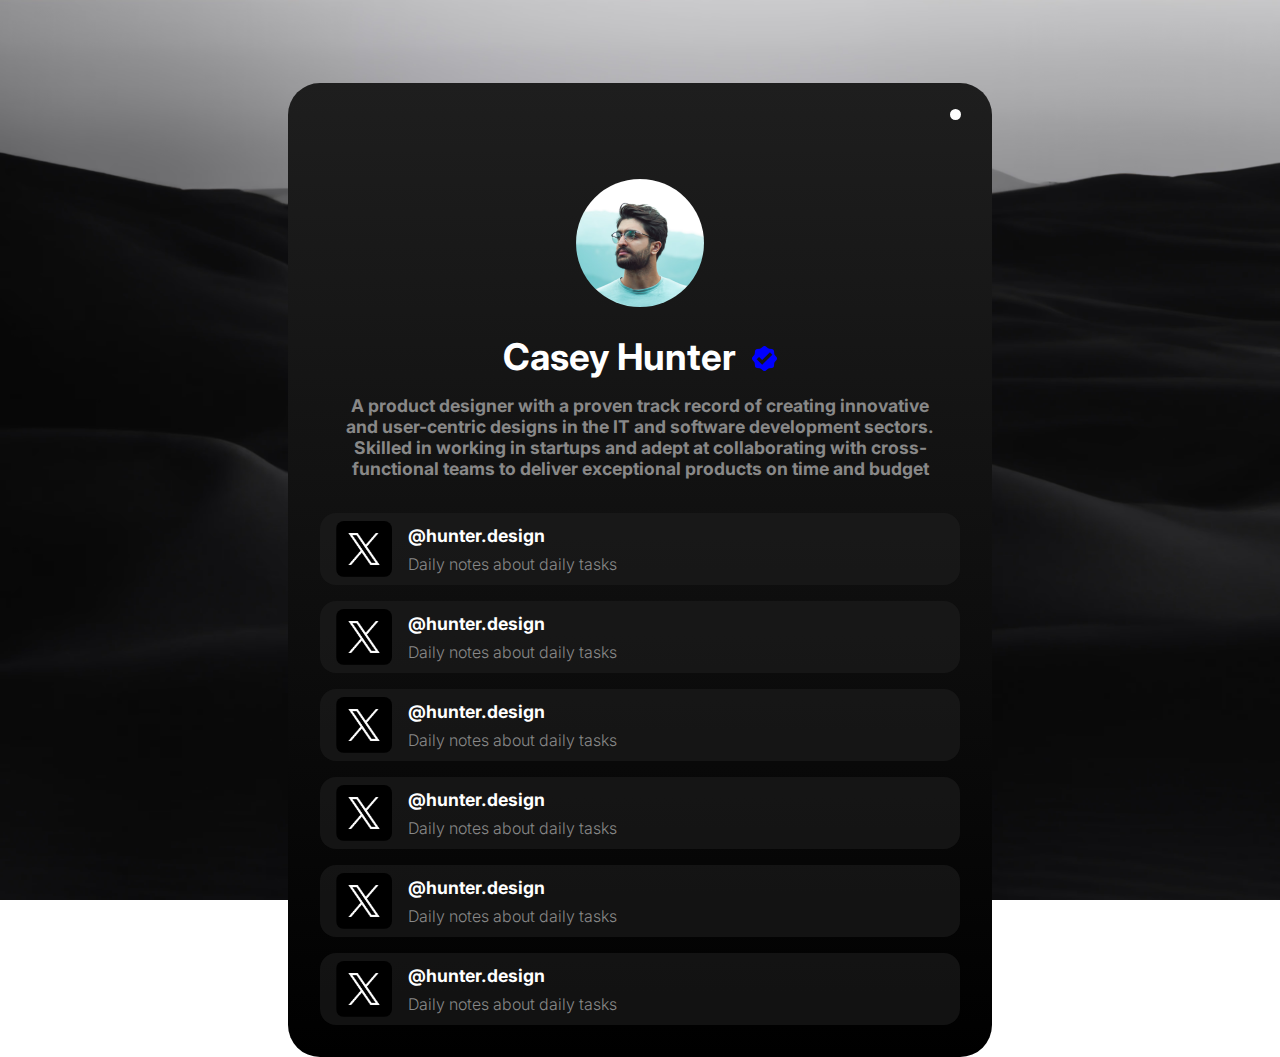
<file: linkbio/index.html>
<!DOCTYPE html>
<html lang="pt-BR">
<head>
    <meta charset="UTF-8">
    <meta name="viewport" content="width=device-width, initial-scale=1.0">
    <title>link na bio</title>
    <link rel="stylesheet" href="css/style.css">
</head>
<body>
    <main>
        <section class="card-linkbio-section">
            <section class="card-linkbio">
                <div class="header-linkbio-theme">
                    <button id="change-theme"></button>
                </div>
                <div class="linkbio-profile">
                    <img src="img/icom.png" alt="icon" id="icon-profile">
                    <div class="profile-verificad">
                        <h1 id="profile-h1">Casey Hunter
                            <svg xmlns="http://www.w3.org/2000/svg" width="25" height="25" viewBox="0 0 16 16" id="verification-icon" style="margin-top: 0.3rem; margin-left:1rem;">
                                <path fill="blue" fill-rule="evenodd" d="M15.67 7.066l-1.08-1.34a1.5 1.5 0 0 1-.309-.77l-.19-1.698a1.51 1.51 0 0 0-1.329-1.33l-1.699-.19c-.3-.03-.56-.159-.78-.329L8.945.33a1.504 1.504 0 0 0-1.878 0l-1.34 1.08a1.5 1.5 0 0 1-.77.31l-1.698.19c-.7.08-1.25.63-1.33 1.329l-.19 1.699c-.03.3-.159.56-.329.78L.33 7.055a1.504 1.504 0 0 0 0 1.878l1.08 1.34c.17.22.28.48.31.77l.19 1.698c.08.7.63 1.25 1.329 1.33l1.699.19c.3.03.56.159.78.329l1.339 1.08c.55.439 1.329.439 1.878 0l1.34-1.08c.22-.17.48-.28.77-.31l1.698-.19c.7-.08 1.25-.63 1.33-1.329l.19-1.699c.03-.3.159-.56.329-.78l1.08-1.339a1.504 1.504 0 0 0 0-1.878zm-9.164 4.936L3.008 8.505l1.5-1.5 1.998 2 4.997-4.997 1.499 1.549-6.496 6.445z"/>
                            </svg>
                        </h1>
                    </div>
                    <div class="profile-p">
                        <p>
                            A product designer with a proven track record of creating innovative and user-centric designs in the IT and software development sectors. Skilled in working in startups and adept at collaborating with cross-functional teams to deliver exceptional products on time and budget
                        </p>
                    </div>
                </div> <br>
                <section class="midia-sociais-section">
                    <section class="social-medias">
                        <div class="socialMedia-card">
                            <img src="img/x.png" alt="x" id="x-icon">
                            <div class="social-medias-p">
                                <p id="social-medias-p1">@hunter.design</p>
                                <p id="social-medias-p2">Daily notes about daily tasks</p>
                            </div>
                        </div>
                    </section>
                    <section class="social-medias">
                        <div class="socialMedia-card">
                            <img src="img/x.png" alt="x" id="x-icon">
                            <div class="social-medias-p">
                                <p id="social-medias-p1">@hunter.design</p>
                                <p id="social-medias-p2">Daily notes about daily tasks</p>
                            </div>
                        </div>
                    </section>
                    <section class="social-medias">
                        <div class="socialMedia-card">
                            <img src="img/x.png" alt="x" id="x-icon">
                            <div class="social-medias-p">
                                <p id="social-medias-p1">@hunter.design</p>
                                <p id="social-medias-p2">Daily notes about daily tasks</p>
                            </div>
                        </div>
                    </section>
                    <section class="social-medias">
                        <div class="socialMedia-card">
                            <img src="img/x.png" alt="x" id="x-icon">
                            <div class="social-medias-p">
                                <p id="social-medias-p1">@hunter.design</p>
                                <p id="social-medias-p2">Daily notes about daily tasks</p>
                            </div>
                        </div>
                    </section>
                    <section class="social-medias">
                        <div class="socialMedia-card">
                            <img src="img/x.png" alt="x" id="x-icon">
                            <div class="social-medias-p">
                                <p id="social-medias-p1">@hunter.design</p>
                                <p id="social-medias-p2">Daily notes about daily tasks</p>
                            </div>
                        </div>
                    </section>
                    <section class="social-medias">
                        <div class="socialMedia-card">
                            <img src="img/x.png" alt="x" id="x-icon">
                            <div class="social-medias-p">
                                <p id="social-medias-p1">@hunter.design</p>
                                <p id="social-medias-p2">Daily notes about daily tasks</p>
                            </div>
                        </div>
                    </section>
                </section>
                </section>
        </section>
    </main>
    <script src="js/script.js"></script>
</body>
</html>
</file>
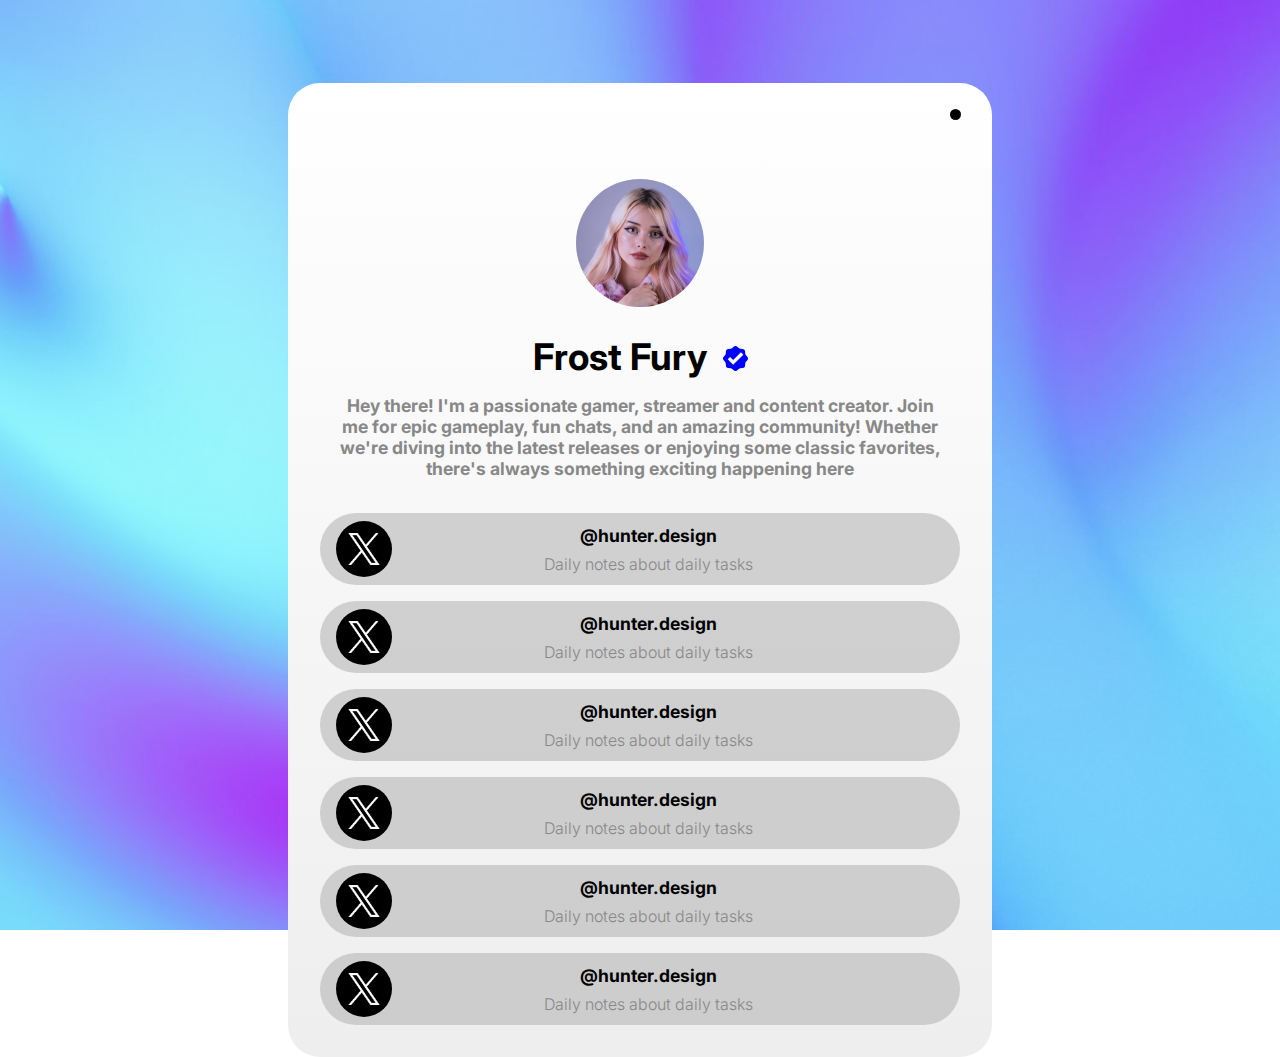
<file: linkbio/alternative/alternative.html>
<!DOCTYPE html>
<html lang="pt-BR">
<head>
    <meta charset="UTF-8">
    <meta name="viewport" content="width=device-width, initial-scale=1.0">
    <title>link na bio</title>
    <link rel="stylesheet" href="css/style.css">
</head>
<body>
    <main>
        <section class="card-linkbio-section">
            <section class="card-linkbio">
                <div class="header-linkbio-theme">
                    <button id="change-theme"></button>
                </div>
                <div class="linkbio-profile">
                    <img src="img/icom.png" alt="icon" id="icon-profile">
                    <div class="profile-verificad">
                        <h1 id="profile-h1">Frost Fury
                            <svg xmlns="http://www.w3.org/2000/svg" width="25" height="25" viewBox="0 0 16 16" id="verification-icon" style="margin-top: 0.3rem; margin-left:1rem;">
                                <path fill="blue" fill-rule="evenodd" d="M15.67 7.066l-1.08-1.34a1.5 1.5 0 0 1-.309-.77l-.19-1.698a1.51 1.51 0 0 0-1.329-1.33l-1.699-.19c-.3-.03-.56-.159-.78-.329L8.945.33a1.504 1.504 0 0 0-1.878 0l-1.34 1.08a1.5 1.5 0 0 1-.77.31l-1.698.19c-.7.08-1.25.63-1.33 1.329l-.19 1.699c-.03.3-.159.56-.329.78L.33 7.055a1.504 1.504 0 0 0 0 1.878l1.08 1.34c.17.22.28.48.31.77l.19 1.698c.08.7.63 1.25 1.329 1.33l1.699.19c.3.03.56.159.78.329l1.339 1.08c.55.439 1.329.439 1.878 0l1.34-1.08c.22-.17.48-.28.77-.31l1.698-.19c.7-.08 1.25-.63 1.33-1.329l.19-1.699c.03-.3.159-.56.329-.78l1.08-1.339a1.504 1.504 0 0 0 0-1.878zm-9.164 4.936L3.008 8.505l1.5-1.5 1.998 2 4.997-4.997 1.499 1.549-6.496 6.445z"/>
                            </svg>
                        </h1>
                    </div>
                    <div class="profile-p">
                        <p>
                            Hey there! I'm a passionate gamer, streamer and content creator. Join me for epic gameplay, fun chats, and an amazing community! Whether we're diving into the latest releases or enjoying some classic favorites, there's always something exciting happening here
                        </p>
                    </div>
                </div> <br>
                <section class="midia-sociais-section">
                    <section class="social-medias">
                        <div class="socialMedia-card">
                            <img src="img/x.png" alt="x" id="x-icon">
                            <div class="social-medias-p">
                                <p id="social-medias-p1">@hunter.design</p>
                                <p id="social-medias-p2">Daily notes about daily tasks</p>
                            </div>
                        </div>
                    </section>
                    <section class="social-medias">
                        <div class="socialMedia-card">
                            <img src="img/x.png" alt="x" id="x-icon">
                            <div class="social-medias-p">
                                <p id="social-medias-p1">@hunter.design</p>
                                <p id="social-medias-p2">Daily notes about daily tasks</p>
                            </div>
                        </div>
                    </section>
                    <section class="social-medias">
                        <div class="socialMedia-card">
                            <img src="img/x.png" alt="x" id="x-icon">
                            <div class="social-medias-p">
                                <p id="social-medias-p1">@hunter.design</p>
                                <p id="social-medias-p2">Daily notes about daily tasks</p>
                            </div>
                        </div>
                    </section>
                    <section class="social-medias">
                        <div class="socialMedia-card">
                            <img src="img/x.png" alt="x" id="x-icon">
                            <div class="social-medias-p">
                                <p id="social-medias-p1">@hunter.design</p>
                                <p id="social-medias-p2">Daily notes about daily tasks</p>
                            </div>
                        </div>
                    </section>
                    <section class="social-medias">
                        <div class="socialMedia-card">
                            <img src="img/x.png" alt="x" id="x-icon">
                            <div class="social-medias-p">
                                <p id="social-medias-p1">@hunter.design</p>
                                <p id="social-medias-p2">Daily notes about daily tasks</p>
                            </div>
                        </div>
                    </section>
                    <section class="social-medias">
                        <div class="socialMedia-card">
                            <img src="img/x.png" alt="x" id="x-icon">
                            <div class="social-medias-p">
                                <p id="social-medias-p1">@hunter.design</p>
                                <p id="social-medias-p2">Daily notes about daily tasks</p>
                            </div>
                        </div>
                    </section>
                </section>
                </section>
        </section>
    </main>

    <script src="script.js"></script>
</body>
</html>
</file>
<file: linkbio/css/style.css>
@import url('https://fonts.googleapis.com/css2?family=Inter:ital,opsz,wght@0,14..32,100..900;1,14..32,100..900&family=Ubuntu:ital,wght@0,300;0,400;0,500;0,700;1,300;1,400;1,500;1,700&display=swap');

* {
    margin: 0;
    padding: 0;
    box-sizing: border-box;
}

html, body {
    height: 100%;

}

body {
    color: #ffffff;
    background-image: url('../img/background-dark.png');
    background-size: cover;
    background-position: center;
    background-repeat: no-repeat;
    background-attachment: fixed;
    display: flex;
    justify-content: center;
    align-items: center;
    overflow: auto; 
}

@keyframes lightFlash {
    0% {
        background-color: rgba(255, 255, 255, 0);
    }
    50% {
        background-color: rgba(255, 255, 255, 1);
    }
    100% {
        background-color: rgba(255, 255, 255, 0);
    }
}

.light-flash {
    animation: lightFlash 1s ease-in-out;
}


.fade-out {
    animation: fadeOut 1s forwards;
}

@keyframes fadeOut {
    0% {
        opacity: 1;
        transform: translateX(0);
    }
    100% {
        opacity: 0;
        transform: translateX(-100%);
    }
}

main {
    display: flex;
    flex-direction: column;
    align-items: center;
    justify-content: center;
    height: 100vh;
}

.card-linkbio-section{
    margin-top: 15rem;
}

.card-linkbio {
    position: relative;
    background: linear-gradient(
        to bottom, 
        #1e1e1e, 
        #000000 
    );
    border-radius: 2rem;
    height: auto;
    padding: 2rem 2rem 2rem 2rem;
    width: auto;
}

.header-linkbio-theme {
    position: absolute;
    top: 10px; 
    right: 10px;
}

#change-theme {
    width: 0.7rem;
    height: 0.7rem;
    border-radius: 50%;
    border: none;
    background-color: rgb(255, 255, 255);
    margin-right: 1.3rem;
    margin-top: 1rem;
    transition: transform 0.3s ease;
    cursor: pointer;
}

#change-theme:hover {
    transform: scale(1.1); 
}

.linkbio-profile {
    display: flex;
    flex-direction: column;
    align-items: center;
}

#icon-profile {
    height: 8rem;
    border-radius: 50%;
    margin-top: 4rem;
    margin-bottom: 1rem;
}

#profile-h1 {
    font-family: "Inter", sans-serif;
    font-optical-sizing: auto;
    font-weight: 700;
    font-style: normal;
    font-size: 2.3rem;
    margin-top: 0.7rem;
    display: flex;
    align-items: center;
}

#verification-icon {
    margin-left: 0.5rem;
    vertical-align: middle;
}

.profile-p {
    text-align: center;
    font-family: "Inter", sans-serif;
    font-optical-sizing: auto;
    font-weight: 700;
    font-style: normal;
    font-size: 1.1rem;
    width: 38rem;
}

.profile-p p {
    color: #888888;
    margin-top: 1rem;
}

.social-medias {
    display: flex;
    justify-content: center;
}

.socialMedia-card {
    background-color: #1e1e1e9a;
    width: 40rem;
    height: 4.5rem;
    border-radius: 1rem;
    padding: 0.5rem;
    display: flex;
    align-items: center;
    transition: transform 0.3s ease;
}

.socialMedia-card:hover {
    transform: scale(1.02);
    background-color: #1e1e1e;
}

#x-icon {
    height: 3.5rem;
    margin-left: 0.5rem;
    border-radius: 0.5rem;
}

.social-medias-p {
    margin-left: 1rem;
}

#social-medias-p1 {
    font-family: "Inter", sans-serif;
    font-optical-sizing: auto;
    font-weight: 700;
    font-style: normal;
    font-size: 1.1rem;
    margin-bottom: 0.5rem;
}

#social-medias-p2 {
    text-align: center;
    font-family: "Inter", sans-serif;
    font-optical-sizing: auto;
    font-weight: 300;
    font-style: normal;
    font-size: 1rem;
    color: #888888;
}

.social-medias {
    margin-top: 1rem;
}

@media (max-width: 898px) { 
    .socialMedia-card {
        width: 90vw;
    }

    .card-linkbio-section {
        width: 95vw;
        margin-top: 50vh;
    }

    .profile-p {
        width: 90vw;
    }
}

@media (max-width: 497px) { 
    .socialMedia-card {
        width: 90vw;
    }

    .card-linkbio-section {
        width: 100vw;
        margin-top: 50vh;
    }

    .profile-p {
        width: 90vw;
    }

    .card-linkbio {
        border-radius: 0;
    }

}
</file>
<file: linkbio/alternative/css/style.css>
@import url('https://fonts.googleapis.com/css2?family=Inter:ital,opsz,wght@0,14..32,100..900;1,14..32,100..900&family=Ubuntu:ital,wght@0,300;0,400;0,500;0,700;1,300;1,400;1,500;1,700&display=swap');

* {
    margin: 0;
    padding: 0;
    box-sizing: border-box;
}

html, body {
    height: 100%;

}

body {
    color: #ffffff;
    background-image: url('../img/backgound-light.png');
    background-size: cover;
    background-position: center;
    background-repeat: no-repeat;
    background-attachment: fixed;
    display: flex;
    justify-content: center;
    align-items: center;
    overflow: auto;
}

.fade-out {
    animation: fadeOut 1s forwards;
}

@keyframes fadeOut {
    0% {
        opacity: 1;
        transform: translateX(0);
    }
    100% {
        opacity: 0;
        transform: translateX(-100%);
    }
}



main {
    display: flex;
    flex-direction: column;
    align-items: center;
    justify-content: center;
    height: 100vh;
}

.card-linkbio-section{
    margin-top: 15rem;
}

.card-linkbio {
    position: relative;
    background: linear-gradient(
        to bottom, 
        #ffffff, 
        #eeeeee 
    );
    border-radius: 2rem;
    height: auto;
    padding: 2rem 2rem 2rem 2rem;
    width: auto;
}

.header-linkbio-theme {
    position: absolute;
    top: 10px; 
    right: 10px;
}

#change-theme {
    width: 0.7rem;
    height: 0.7rem;
    border-radius: 50%;
    border: none;
    background-color: rgb(0, 0, 0);
    margin-right: 1.3rem;
    margin-top: 1rem;
    transition: transform 0.3s ease;
    cursor: pointer;
}

#change-theme:hover {
    transform: scale(1.1); 
}

.linkbio-profile {
    display: flex;
    flex-direction: column;
    align-items: center;
}

#icon-profile {
    height: 8rem;
    border-radius: 50%;
    margin-top: 4rem;
    margin-bottom: 1rem;
}

#profile-h1 {
    font-family: "Inter", sans-serif;
    font-optical-sizing: auto;
    font-weight: 700;
    font-style: normal;
    font-size: 2.3rem;
    margin-top: 0.7rem;
    display: flex;
    align-items: center;
    color: #000000;
}

#verification-icon {
    margin-left: 0.5rem;
    vertical-align: middle;
}

.profile-p {
    text-align: center;
    font-family: "Inter", sans-serif;
    font-optical-sizing: auto;
    font-weight: 700;
    font-style: normal;
    font-size: 1.1rem;
    width: 38rem;
}

.profile-p p {
    color: #888888;
    margin-top: 1rem;
}

.social-medias {
    display: flex;
    justify-content: center;
}

.socialMedia-card {
    background-color: #b6b6b69a;
    width: 40rem;
    height: 4.5rem;
    border-radius: 6rem;
    padding: 0.5rem;
    display: flex;
    align-items: center;
    transition: transform 0.3s ease;
}

.socialMedia-card:hover {
    transform: scale(1.02);
    background-color: #a2a0a09a;
}

#x-icon {
    height: 3.5rem;
    margin-left: 0.5rem;
    border-radius: 50%;
}

.social-medias-p {
    margin-left: 1rem;
    display: flex;
    flex-direction: column;
    justify-content: center;
    align-items: center;
    width: 30rem;
}

#social-medias-p1 {
    font-family: "Inter", sans-serif;
    font-optical-sizing: auto;
    font-weight: 700;
    font-style: normal;
    font-size: 1.1rem;
    margin-bottom: 0.5rem;
    color: #000000;
}

#social-medias-p2 {
    text-align: center;
    font-family: "Inter", sans-serif;
    font-optical-sizing: auto;
    font-weight: 300;
    font-style: normal;
    font-size: 1rem;
    color: #888888;
}

.social-medias {
    margin-top: 1rem;
}

@media (max-width: 898px) { 
    .socialMedia-card {
        width: 90vw;
    }

    .card-linkbio-section {
        width: 95vw;
        margin-top: 50vh;
    }

    .profile-p {
        width: 90vw;
    }
}

@media (max-width: 497px) { 
    .socialMedia-card {
        width: 90vw;
    }

    .card-linkbio-section {
        width: 100vw;
        margin-top: 50vh;
    }

    .profile-p {
        width: 90vw;
    }

    .card-linkbio {
        border-radius: 0;
    }

}
</file>
